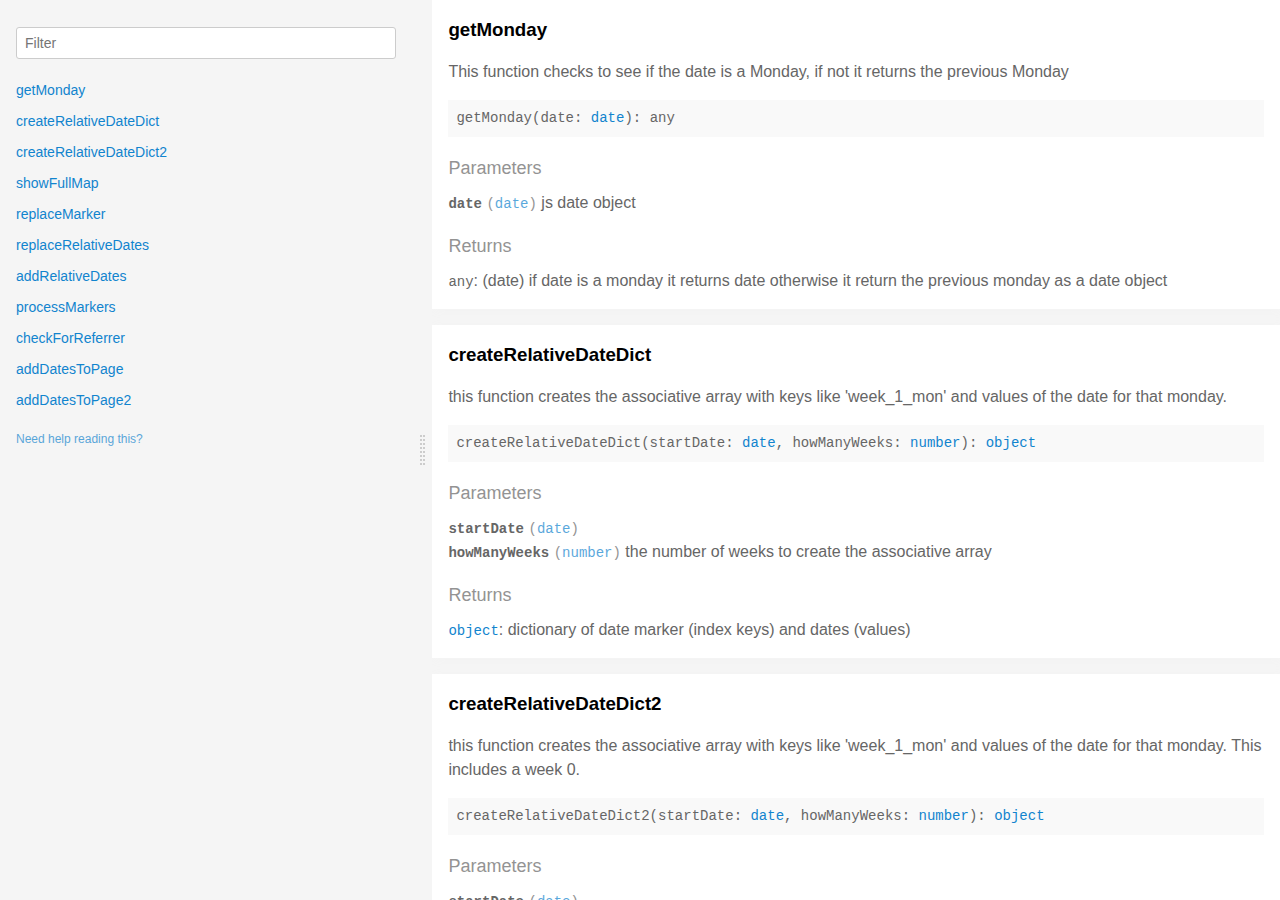
<file: docs/index.html>
<!doctype html>
<html>
<head>
  <meta charset='utf-8' />
  <title>  | Documentation</title>
  <meta name='viewport' content='width=device-width,initial-scale=1'>
  <link href='assets/bass.css' type='text/css' rel='stylesheet' />
  <link href='assets/style.css' type='text/css' rel='stylesheet' />
  <link href='assets/github.css' type='text/css' rel='stylesheet' />
  <link href='assets/split.css' type='text/css' rel='stylesheet' />
</head>
<body class='documentation m0'>
    <div class='flex'>
      <div id='split-left' class='overflow-auto fs0 height-viewport-100'>
        <div class='py1 px2'>
          <h3 class='mb0 no-anchor'></h3>
          <div class='mb1'><code></code></div>
          <input
            placeholder='Filter'
            id='filter-input'
            class='col12 block input'
            type='text' />
          <div id='toc'>
            <ul class='list-reset h5 py1-ul'>
              
                
                <li><a
                  href='#getmonday'
                  class="">
                  getMonday
                  
                </a>
                
                </li>
              
                
                <li><a
                  href='#createrelativedatedict'
                  class="">
                  createRelativeDateDict
                  
                </a>
                
                </li>
              
                
                <li><a
                  href='#createrelativedatedict2'
                  class="">
                  createRelativeDateDict2
                  
                </a>
                
                </li>
              
                
                <li><a
                  href='#showfullmap'
                  class="">
                  showFullMap
                  
                </a>
                
                </li>
              
                
                <li><a
                  href='#replacemarker'
                  class="">
                  replaceMarker
                  
                </a>
                
                </li>
              
                
                <li><a
                  href='#replacerelativedates'
                  class="">
                  replaceRelativeDates
                  
                </a>
                
                </li>
              
                
                <li><a
                  href='#addrelativedates'
                  class="">
                  addRelativeDates
                  
                </a>
                
                </li>
              
                
                <li><a
                  href='#processmarkers'
                  class="">
                  processMarkers
                  
                </a>
                
                </li>
              
                
                <li><a
                  href='#checkforreferrer'
                  class="">
                  checkForReferrer
                  
                </a>
                
                </li>
              
                
                <li><a
                  href='#adddatestopage'
                  class="">
                  addDatesToPage
                  
                </a>
                
                </li>
              
                
                <li><a
                  href='#adddatestopage2'
                  class="">
                  addDatesToPage2
                  
                </a>
                
                </li>
              
            </ul>
          </div>
          <div class='mt1 h6 quiet'>
            <a href='http://documentation.js.org/reading-documentation.html'>Need help reading this?</a>
          </div>
        </div>
      </div>
      <div id='split-right' class='relative overflow-auto height-viewport-100'>
        
          
          <section class='p2 mb2 clearfix bg-white minishadow'>

  
  <div class='clearfix'>
    
    <h3 class='fl m0' id='getmonday'>
      getMonday
    </h3>
    
    
  </div>
  

  <p>This function checks to see if the date is a Monday, if not it returns the previous Monday</p>

 
  
    <div class='pre p1 fill-light mt0'>getMonday(date: <a href="https://developer.mozilla.org/docs/Web/JavaScript/Reference/Global_Objects/Date">date</a>): any</div>
   
  
  

  
  
  
  
  
  

  
    <div class='py1 quiet mt1 prose-big'>Parameters</div>
    <div class='prose'>
      
        <div class='space-bottom0'>
          <div>
            <span class='code bold'>date</span> <code class='quiet'>(<a href="https://developer.mozilla.org/docs/Web/JavaScript/Reference/Global_Objects/Date">date</a>)</code>
	    js date object

          </div>
          
        </div>
      
    </div>
  

  

  
    
      <div class='py1 quiet mt1 prose-big'>Returns</div>
      <code>any</code>:
        (date) if date is a monday it returns date otherwise it return the previous monday as a date object

      
    
  

  

  

  

  

  
</section>

        
          
          <section class='p2 mb2 clearfix bg-white minishadow'>

  
  <div class='clearfix'>
    
    <h3 class='fl m0' id='createrelativedatedict'>
      createRelativeDateDict
    </h3>
    
    
  </div>
  

  <p>this function creates the associative array with keys like 'week_1_mon'
and values of the date for that monday.</p>

 
  
    <div class='pre p1 fill-light mt0'>createRelativeDateDict(startDate: <a href="https://developer.mozilla.org/docs/Web/JavaScript/Reference/Global_Objects/Date">date</a>, howManyWeeks: <a href="https://developer.mozilla.org/docs/Web/JavaScript/Reference/Global_Objects/Number">number</a>): <a href="https://developer.mozilla.org/docs/Web/JavaScript/Reference/Global_Objects/Object">object</a></div>
   
  
  

  
  
  
  
  
  

  
    <div class='py1 quiet mt1 prose-big'>Parameters</div>
    <div class='prose'>
      
        <div class='space-bottom0'>
          <div>
            <span class='code bold'>startDate</span> <code class='quiet'>(<a href="https://developer.mozilla.org/docs/Web/JavaScript/Reference/Global_Objects/Date">date</a>)</code>
	    
          </div>
          
        </div>
      
        <div class='space-bottom0'>
          <div>
            <span class='code bold'>howManyWeeks</span> <code class='quiet'>(<a href="https://developer.mozilla.org/docs/Web/JavaScript/Reference/Global_Objects/Number">number</a>)</code>
	    the number of weeks to create the associative array

          </div>
          
        </div>
      
    </div>
  

  

  
    
      <div class='py1 quiet mt1 prose-big'>Returns</div>
      <code><a href="https://developer.mozilla.org/docs/Web/JavaScript/Reference/Global_Objects/Object">object</a></code>:
        dictionary of date marker (index keys) and dates (values)

      
    
  

  

  

  

  

  
</section>

        
          
          <section class='p2 mb2 clearfix bg-white minishadow'>

  
  <div class='clearfix'>
    
    <h3 class='fl m0' id='createrelativedatedict2'>
      createRelativeDateDict2
    </h3>
    
    
  </div>
  

  <p>this function creates the associative array with keys like 'week_1_mon'
and values of the date for that monday.  This includes a week 0.</p>

 
  
    <div class='pre p1 fill-light mt0'>createRelativeDateDict2(startDate: <a href="https://developer.mozilla.org/docs/Web/JavaScript/Reference/Global_Objects/Date">date</a>, howManyWeeks: <a href="https://developer.mozilla.org/docs/Web/JavaScript/Reference/Global_Objects/Number">number</a>): <a href="https://developer.mozilla.org/docs/Web/JavaScript/Reference/Global_Objects/Object">object</a></div>
   
  
  

  
  
  
  
  
  

  
    <div class='py1 quiet mt1 prose-big'>Parameters</div>
    <div class='prose'>
      
        <div class='space-bottom0'>
          <div>
            <span class='code bold'>startDate</span> <code class='quiet'>(<a href="https://developer.mozilla.org/docs/Web/JavaScript/Reference/Global_Objects/Date">date</a>)</code>
	    
          </div>
          
        </div>
      
        <div class='space-bottom0'>
          <div>
            <span class='code bold'>howManyWeeks</span> <code class='quiet'>(<a href="https://developer.mozilla.org/docs/Web/JavaScript/Reference/Global_Objects/Number">number</a>)</code>
	    the number of weeks to create the associative array

          </div>
          
        </div>
      
    </div>
  

  

  
    
      <div class='py1 quiet mt1 prose-big'>Returns</div>
      <code><a href="https://developer.mozilla.org/docs/Web/JavaScript/Reference/Global_Objects/Object">object</a></code>:
        dictionary of date marker (keys) and dates (values)

      
    
  

  

  

  

  

  
</section>

        
          
          <section class='p2 mb2 clearfix bg-white minishadow'>

  
  <div class='clearfix'>
    
    <h3 class='fl m0' id='showfullmap'>
      showFullMap
    </h3>
    
    
  </div>
  

  <p>this function is a debugging utility</p>

 
  
    <div class='pre p1 fill-light mt0'>showFullMap(): <a href="https://developer.mozilla.org/docs/Web/JavaScript/Reference/Global_Objects/String">string</a></div>
   
  
  

  
  
  
  
  
  

  

  

  
    
      <div class='py1 quiet mt1 prose-big'>Returns</div>
      <code><a href="https://developer.mozilla.org/docs/Web/JavaScript/Reference/Global_Objects/String">string</a></code>:
        text readout of the map keys and values

      
    
  

  

  

  

  

  
</section>

        
          
          <section class='p2 mb2 clearfix bg-white minishadow'>

  
  <div class='clearfix'>
    
    <h3 class='fl m0' id='replacemarker'>
      replaceMarker
    </h3>
    
    
  </div>
  

  <p>this function replaces a marker with its associated value</p>

 
  
    <div class='pre p1 fill-light mt0'>replaceMarker(marker: <a href="https://developer.mozilla.org/docs/Web/JavaScript/Reference/Global_Objects/String">string</a>)</div>
   
  
  

  
  
  
  
  
  

  
    <div class='py1 quiet mt1 prose-big'>Parameters</div>
    <div class='prose'>
      
        <div class='space-bottom0'>
          <div>
            <span class='code bold'>marker</span> <code class='quiet'>(<a href="https://developer.mozilla.org/docs/Web/JavaScript/Reference/Global_Objects/String">string</a>)</code>
	    this makes a change in the document.

          </div>
          
        </div>
      
    </div>
  

  

  

  

  

  

  

  
</section>

        
          
          <section class='p2 mb2 clearfix bg-white minishadow'>

  
  <div class='clearfix'>
    
    <h3 class='fl m0' id='replacerelativedates'>
      replaceRelativeDates
    </h3>
    
    
  </div>
  

  <p>this function replaces any of tha markers with their associated values</p>
<p>this function makes changes in the page</p>

 
  
    <div class='pre p1 fill-light mt0'>replaceRelativeDates()</div>
   
  
  

  
  
  
  
  
  

  

  

  

  

  

  

  

  
</section>

        
          
          <section class='p2 mb2 clearfix bg-white minishadow'>

  
  <div class='clearfix'>
    
    <h3 class='fl m0' id='addrelativedates'>
      addRelativeDates
    </h3>
    
    
  </div>
  

  <p>this function replaces marker found in the dictionary with their value</p>

 
  
    <div class='pre p1 fill-light mt0'>addRelativeDates(textInput: <a href="https://developer.mozilla.org/docs/Web/JavaScript/Reference/Global_Objects/String">string</a>, delimitChar: <a href="https://developer.mozilla.org/docs/Web/JavaScript/Reference/Global_Objects/String">string</a>): <a href="https://developer.mozilla.org/docs/Web/JavaScript/Reference/Global_Objects/String">string</a></div>
   
  
  

  
  
  
  
  
  

  
    <div class='py1 quiet mt1 prose-big'>Parameters</div>
    <div class='prose'>
      
        <div class='space-bottom0'>
          <div>
            <span class='code bold'>textInput</span> <code class='quiet'>(<a href="https://developer.mozilla.org/docs/Web/JavaScript/Reference/Global_Objects/String">string</a>)</code>
	    
          </div>
          
        </div>
      
        <div class='space-bottom0'>
          <div>
            <span class='code bold'>delimitChar</span> <code class='quiet'>(<a href="https://developer.mozilla.org/docs/Web/JavaScript/Reference/Global_Objects/String">string</a>)</code>
	    
          </div>
          
        </div>
      
    </div>
  

  

  
    
      <div class='py1 quiet mt1 prose-big'>Returns</div>
      <code><a href="https://developer.mozilla.org/docs/Web/JavaScript/Reference/Global_Objects/String">string</a></code>:
        the text with the replacements inserted

      
    
  

  

  

  

  

  
</section>

        
          
          <section class='p2 mb2 clearfix bg-white minishadow'>

  
  <div class='clearfix'>
    
    <h3 class='fl m0' id='processmarkers'>
      processMarkers
    </h3>
    
    
  </div>
  

  <p>this function adds spans where there were marker like '<em>week_1_mon</em>'
this is an intermediate step in the replacement process.</p>

 
  
    <div class='pre p1 fill-light mt0'>processMarkers(markedText: <a href="https://developer.mozilla.org/docs/Web/JavaScript/Reference/Global_Objects/String">string</a>): <a href="https://developer.mozilla.org/docs/Web/JavaScript/Reference/Global_Objects/String">string</a></div>
   
  
  

  
  
  
  
  
  

  
    <div class='py1 quiet mt1 prose-big'>Parameters</div>
    <div class='prose'>
      
        <div class='space-bottom0'>
          <div>
            <span class='code bold'>markedText</span> <code class='quiet'>(<a href="https://developer.mozilla.org/docs/Web/JavaScript/Reference/Global_Objects/String">string</a>)</code>
	    the input text that has markers

          </div>
          
        </div>
      
    </div>
  

  

  
    
      <div class='py1 quiet mt1 prose-big'>Returns</div>
      <code><a href="https://developer.mozilla.org/docs/Web/JavaScript/Reference/Global_Objects/String">string</a></code>:
        the spans have been inserted into the string.

      
    
  

  

  

  

  

  
</section>

        
          
          <section class='p2 mb2 clearfix bg-white minishadow'>

  
  <div class='clearfix'>
    
    <h3 class='fl m0' id='checkforreferrer'>
      checkForReferrer
    </h3>
    
    
  </div>
  

  <p>this function checks to see if there is a referrer to this document (linked from <a href> tag)
NOT USED</p>

 
  
    <div class='pre p1 fill-light mt0'>checkForReferrer(startMondayList: <a href="https://developer.mozilla.org/docs/Web/JavaScript/Reference/Global_Objects/String">string</a>)</div>
   
  
  

  
  
  
  
  
  

  
    <div class='py1 quiet mt1 prose-big'>Parameters</div>
    <div class='prose'>
      
        <div class='space-bottom0'>
          <div>
            <span class='code bold'>startMondayList</span> <code class='quiet'>(<a href="https://developer.mozilla.org/docs/Web/JavaScript/Reference/Global_Objects/String">string</a>)</code>
	    changes the startMonday date, this does not work as planned because many sites
(like Canvas) supress the referrer info.

          </div>
          
        </div>
      
    </div>
  

  

  

  

  

  

  

  
</section>

        
          
          <section class='p2 mb2 clearfix bg-white minishadow'>

  
  <div class='clearfix'>
    
    <h3 class='fl m0' id='adddatestopage'>
      addDatesToPage
    </h3>
    
    
  </div>
  

  <p>this function does the entire process of adding spans then substitution of the dates
it process the entire html page</p>

 
  
    <div class='pre p1 fill-light mt0'>addDatesToPage()</div>
   
  
  

  
  
  
  
  
  

  

  

  

  

  

  

  

  
</section>

        
          
          <section class='p2 mb2 clearfix bg-white minishadow'>

  
  <div class='clearfix'>
    
    <h3 class='fl m0' id='adddatestopage2'>
      addDatesToPage2
    </h3>
    
    
  </div>
  

  <p>this function does the entire process of adding spans then substitution of the dates
it process the entire html page</p>

 
  
    <div class='pre p1 fill-light mt0'>addDatesToPage2()</div>
   
  
  

  
  
  
  
  
  

  

  

  

  

  

  

  

  
</section>

        
      </div>
    </div>
  <script src='assets/anchor.js'></script>
  <script src='assets/split.js'></script>
  <script src='assets/site.js'></script>
</body>
</html>
</file>
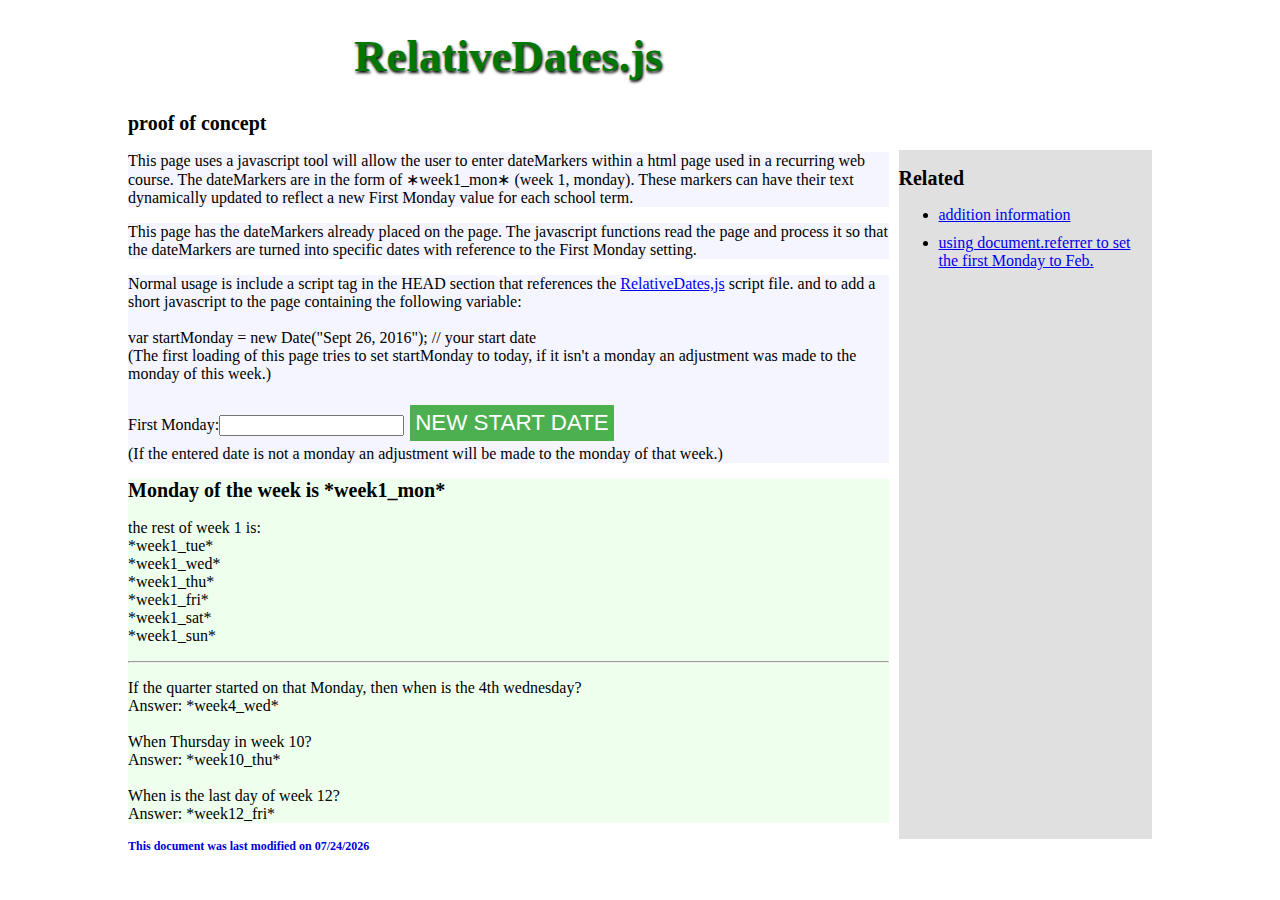
<file: RelativeDateExamples.html>
<!--
// relative Date markers
//
// used for repeating mult-week courses in automatically inserting 
// specific dates for each week's message.
//
// i.e. *week1_fri* or *week3_tue* are replaced with the specific dates 
// when *week1_mon* is defined
-->
<!DOCTYPE html>
<html lang="en-US">
<head>
<meta charset="utf-8">
<meta name="author" content="Mike Sult">
<meta name="description" content="Proof of concept page for RelativeDates.js which can add specific dates to pages containing dateMarkers so that pages from recurring courses can have their dues dates easily updated for upcoming new school terms.">

<title>Relative Dates Examples</title>
<link href="RelativeDatesStyle.css" rel="stylesheet" type="text/css">    
<!--
<script src="RelativeDatesBeta.js"></script>
-->

<script src="https://www.guitarland.com/javascripts/RelativeDatesBeta.js"></script>

</head>

<body onload="addDatesToPage()">
<main>
<div id="content">
<h1>RelativeDates.js</h1>
<h2>proof of concept</h2>
<p>This page uses a javascript tool will allow the user to enter dateMarkers within a html page used in a recurring web course.  The dateMarkers are in the form of &#8727;week1_mon&#8727; (week 1, monday).  These markers can have their text dynamically updated to reflect a new First Monday value for each school term.  </p>
<p>This page has the dateMarkers already placed on the page.  The javascript functions read the page and process it so that the dateMarkers are turned into specific dates with reference to the First Monday setting.</p> 
<p>Normal usage is include a script tag in the HEAD section that references the <a href="RelativeDates.js" target="_blank">RelativeDates,js</a> script file. and to add a short javascript to the page containing the following variable:<br /><br />
var startMonday = new Date("Sept 26, 2016"); // your start date<br /> (The first loading of this page tries to set startMonday to today, if it isn't a monday an adjustment was made to the monday of this week.)
<br />
<br />First Monday:<input type="text" id="startMonday" value=""></input>
<button class="button" id="updateStart" onclick="updateStartDate()">NEW START DATE</button><br />(If the entered date is not a monday an adjustment will be made to the monday of that week.)
<br />
</p>
<div class="exampleDemo">
<h2>Monday of the week is *week1_mon*</h2>
<p class="exampleDemo">
the rest of week 1 is:<br />
*week1_tue*<br />
*week1_wed*<br />
*week1_thu*<br />
*week1_fri*<br />
*week1_sat*<br />
*week1_sun*<br />
</p>
<hr>
<p class="exampleDemo">
If the quarter started on that Monday, then when is the 4th wednesday?<br />
Answer: *week4_wed*<br /><br />
When Thursday in week 10?<br />
Answer: *week10_thu*<br /><br />
When is the last day of week 12?<br />
Answer: *week12_fri*
</p>
</div> <!-- end exampleDemo div -->
</div> <!-- end page content div -->
 <aside>
	<h2>Related</h2>
	<ul>
	  <li><a href="RelativeDates.html" target="_blank">addition information</a></li>
	  <li><a href="RelativeDatesDemo.html" target="_blank">using document.referrer to set the first Monday to Feb.</a></li>
	</ul>
  </aside>
</main>

<script>
var startMonday = getMonday( new Date() );
console.log(startMonday.toDateString());
var startMondayElement = document.getElementById("startMonday");
startMondayElement.value = startMonday.toDateString();

var updateStartDateButton = document.getElementById("updateStart");
// console.log(updateStartDateButton);
updateStartDateButton.onclick = updateStartDate;

function updateStartDate() {
    var changeFirstMonday = document.getElementById('startMonday').value;
    var msg = "updateStartDate() changeFirstMonday=" + changeFirstMonday;
    console.log(msg);
    if(changeFirstMonday != "") {
        createRelativeDateDict(changeFirstMonday, numberOfWeeks)
        replaceRelativeDates();
//        document.getElementById("demo").innerHTML = showFullMap();
    }
    else {
        return;
    }
}

</script>

<div id="demo"></div>
<div id='footer'></div>
<script src="lastModified.js"></script>
</body>

</html>
</file>
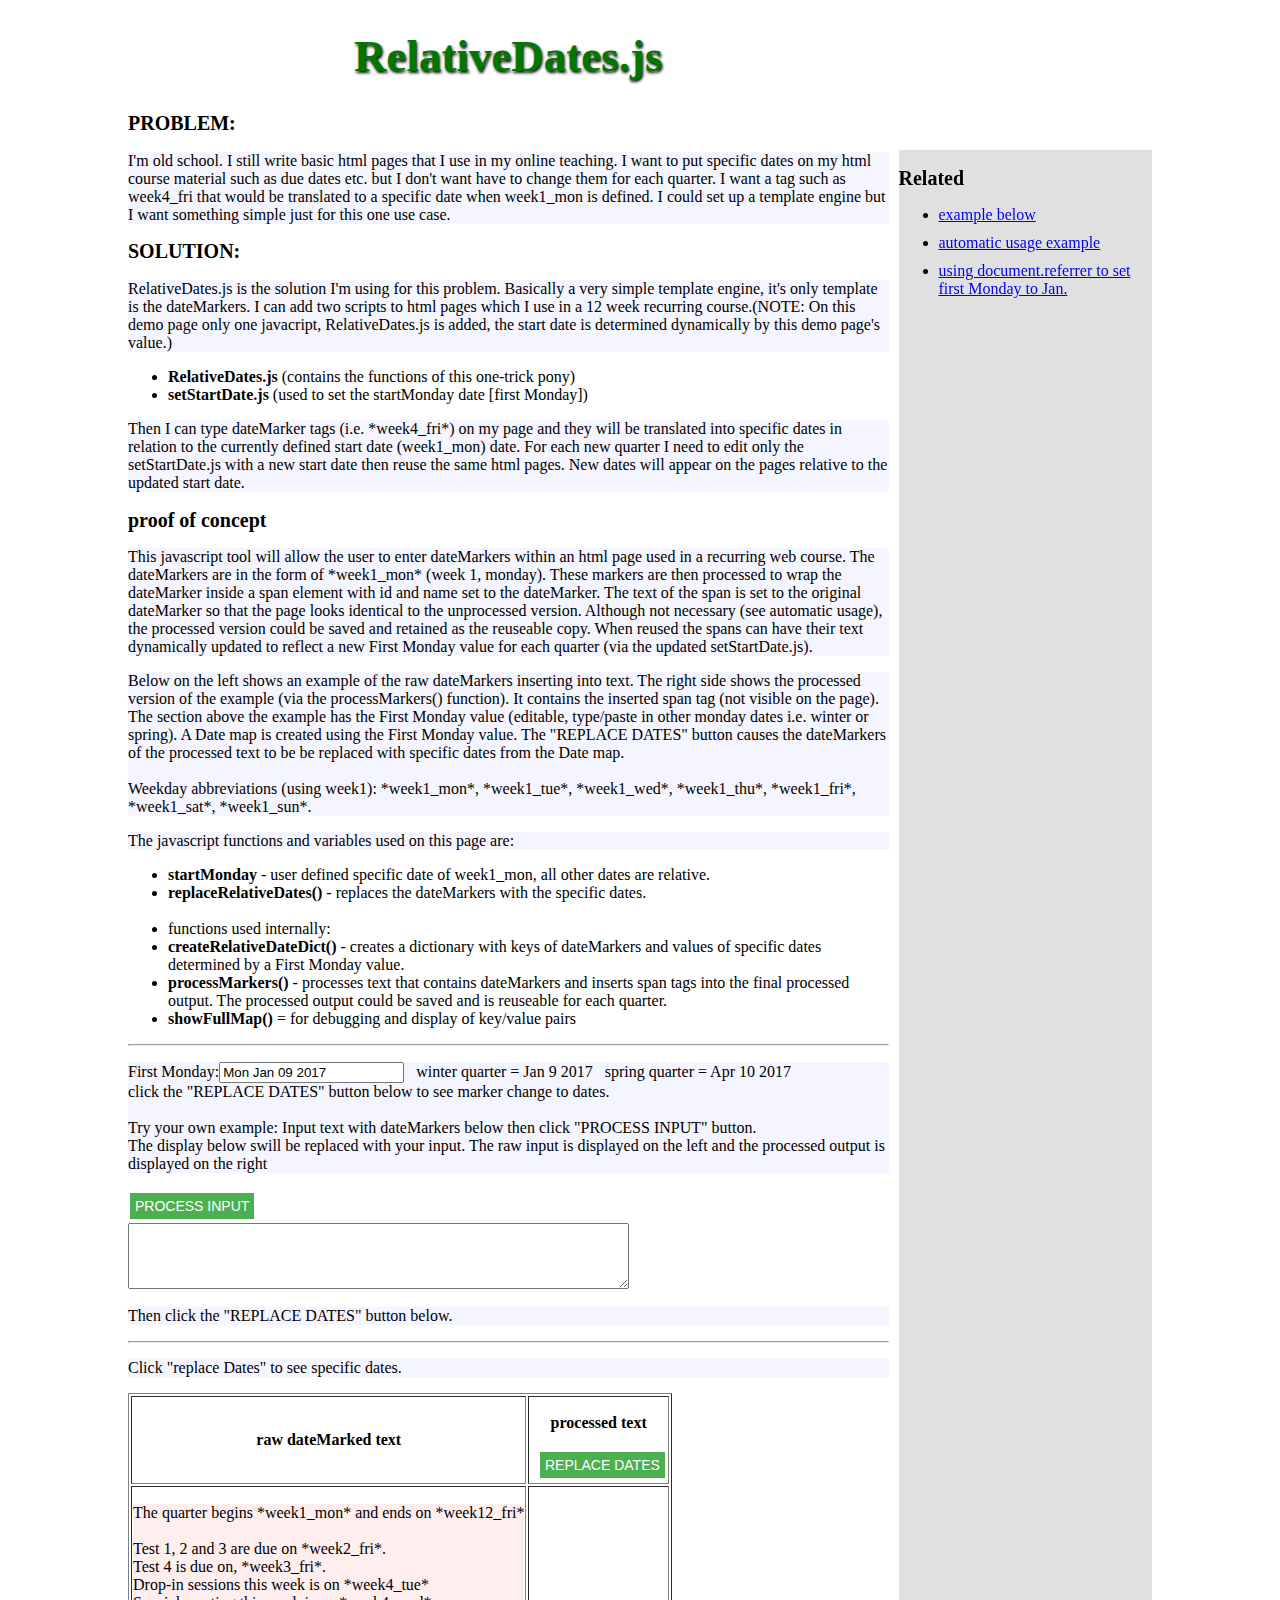
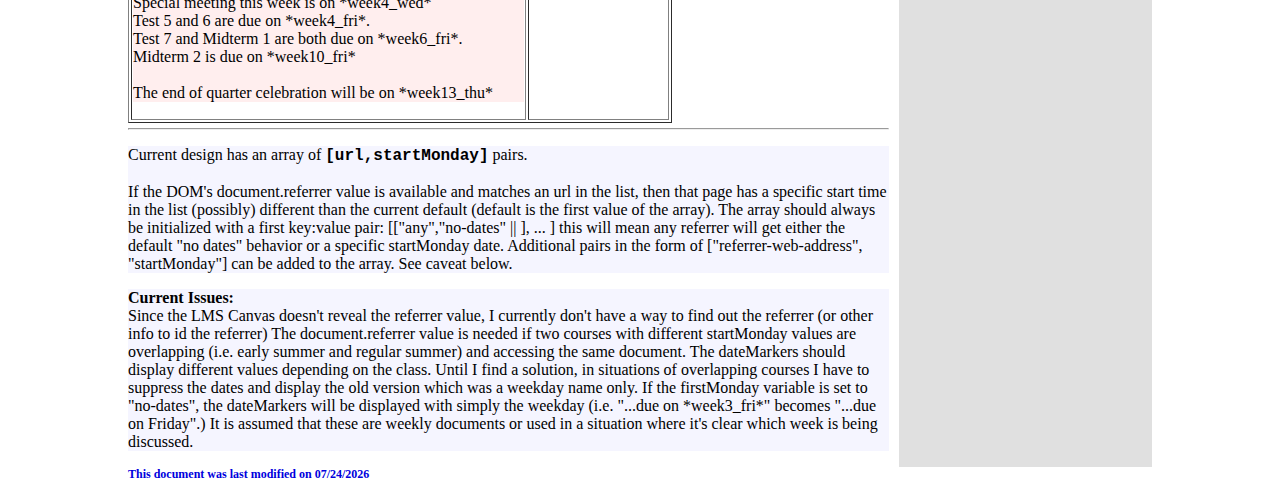
<file: RelativeDates.html>
<!--
// relative Date markers
//
// used for repeating mult-week courses in automatically inserting specific dates for each week's message.
//
// i.e. *week1_fri* or *week3_tue* are replaced with the specific dates when *week1_mon* is defined
-->
<!DOCTYPE html>
<htm lang="en-US"l>
<head>
<meta charset="utf-8">
<meta name="author" content="Mike Sult">
<meta name="description" content="Proof of concept page for RelativeDates.js which can add specific dates to pages containing dateMarkers so that pages from recurring courses can have their dues dates easily updated for upcoming new school terms.">
<title>Relative Dates</title>
    
<link href="RelativeDatesStyle.css" rel="stylesheet" type="text/css">    

<!--
<script src="RelativeDatesBeta.js"></script>
-->

<script src="https://www.guitarland.com/javascripts/RelativeDatesBeta.js"></script>

</head>
<body>
<main>
<div id="content">
<h1>RelativeDates.js</h1>
<h2>PROBLEM:</h2>
<p>I'm old school.  I still write basic html pages that I use in my online teaching.  I want to put specific dates on my html course material such as due dates etc. but I don't want have to change them for each quarter.  I want a tag such as week4_fri that would be translated to a specific date when week1_mon is defined.  I could set up a template engine but I want something simple just for this one use case.</p>  
<h2>SOLUTION:</h2>
<p>RelativeDates.js is the solution I'm using for this problem.  Basically a very simple template engine, it's only template is the dateMarkers.  I can add two scripts to html pages which I use in a 12 week recurring course.(NOTE: On this demo page only one javacript, RelativeDates.js is added, the start date is determined dynamically by this demo page's value.)</p>
<ul>
<li><strong>RelativeDates.js</strong> (contains the functions of this one-trick pony)
<li><strong>setStartDate.js</strong> (used to set the startMonday date [first Monday])
</ul>
<p>Then I can type dateMarker tags (i.e. *week4_fri*) on my page and they will be translated into specific dates in relation to the currently defined start date (week1_mon) date.  For each new quarter I need to edit only the setStartDate.js with a new start date then reuse the same html pages.  New dates will appear on the pages relative to the updated start date.</p>

<h2>proof of concept</h2>
<p>This javascript tool will allow the user to enter dateMarkers within an html page used in a recurring web course.  The dateMarkers are in the form of *week1_mon* (week 1, monday).  These markers are then processed to wrap the dateMarker inside a span element with id and name set to the dateMarker. The text of the span is set to the original dateMarker so that the page looks identical to the unprocessed version.  Although not necessary (see automatic usage), the processed version could be saved and retained as the reuseable copy. When reused the spans can have their text dynamically updated to reflect a new First Monday value for each quarter (via the updated setStartDate.js).  </p>
<p>Below on the left shows an example of the raw dateMarkers inserting into text. The right side shows the processed version of the example (via the processMarkers() function). It contains the inserted span tag (not visible on the page).  The section above the example has the First Monday value (editable, type/paste in other monday dates i.e. winter or spring).  A Date map is created using the First Monday value.    The "REPLACE DATES" button causes the dateMarkers of the processed text to be be replaced with specific dates from the Date map.<br /><br />
Weekday abbreviations (using week1): *week1_mon*, *week1_tue*, *week1_wed*, *week1_thu*, *week1_fri*, *week1_sat*, *week1_sun*.</p>
<p>The javascript functions and variables used on this page are: </p>
<ul>
<li><strong>startMonday</strong> - user defined specific date of week1_mon, all other dates are relative.</li>
<li><strong>replaceRelativeDates()</strong> - replaces the dateMarkers with the specific dates.</li><br />
<li>functions used internally:
<li><strong>createRelativeDateDict()</strong> - creates a dictionary with keys of dateMarkers and values of specific dates determined by a First Monday value.</li>
<li><strong>processMarkers()</strong> - processes text that contains dateMarkers and inserts span tags into the final processed output.  The processed output could be saved and is reuseable for each quarter.</li>
<li><strong>showFullMap()</strong> = for debugging and display of key/value pairs</li>
</ul>

<hr>

<!----------
The quarter begins *week1_mon* and ends on *week12_fri* <br>
Assignment 1 due on *week1_fri* <br>
Week 2, monday is *week2_mon* <br>
Our weekend field trip is *week10_sat* 10:00am<br>
Week 12, wednesday is *week12_wed*
------------------->
<a name="example"></a>
<p>First Monday:<input type="text" id="startMonday"></input> &nbsp;&nbsp;winter quarter = Jan 9 2017 &nbsp;&nbsp;spring quarter = Apr 10 2017
<br />click the "REPLACE DATES" button below to see marker change to dates.<BR>
<br />Try your own example: Input text with dateMarkers below then click "PROCESS INPUT" button.  <br>The display below swill be replaced with your input.  The raw input is displayed on the left and the processed output is displayed on the right</p>
<button class="button" id="processInput">PROCESS INPUT</button><br />
<textarea id="inputText" rows=4 cols=60></textarea>
<BR />
<p>Then click the "REPLACE DATES" button below.</p>

<hr>
<p>Click "replace Dates" to see specific dates.</p> 
<table border=1><tr><th><p class="whiteBG">raw dateMarked text</p></th><th><p class="whiteBG">processed text</p>&nbsp;&nbsp;&nbsp;<button  class="button"  id="replaceDates">REPLACE DATES</button></th></tr>
<tr><td>
<p id="demo1"></p>
</td><td>
<p id="demo2"></p>
</td></tr></table>

<hr>
<p>Current design has an array of <strong><code>[url,startMonday]</code></strong> pairs.<br /><br />

If the DOM's document.referrer value is available and matches an url in the list, then that page has a specific start time in the list (possibly) different than the current default (default is the first value of the array).  The array should always be initialized with a first key:value pair:

[["any","no-dates" || <startDate>], ... ]

this will mean any referrer will get either the default "no dates" behavior or a specific startMonday date.  Additional pairs in the form of ["referrer-web-address", "startMonday"] can be added to the array.  See caveat below.
</p>

<p><strong>Current Issues:</strong><br />Since the LMS Canvas doesn't reveal the referrer value, I currently don't have a way to find out the referrer (or other info to id the referrer) The document.referrer value is needed if two courses with different startMonday values are overlapping (i.e. early summer and regular summer) and accessing the same document. The dateMarkers should display different values depending on the class.  Until I find a solution, in situations of overlapping courses I have to suppress the dates and display the old version which was a weekday name only.  If the firstMonday variable is set to "no-dates", the dateMarkers will be displayed with simply the weekday (i.e. "...due on *week3_fri*" becomes "...due on Friday".)  It is assumed that these are weekly documents or used in a situation where it's clear which week is being discussed.</p>  


<p id="demo3"></p>
</div> <!-- end page content -->

 <aside>
	<h2>Related</h2>
	<ul>
	  <li><a href="#example">example below</a></li>
	  <li><a href="RelativeDateExamples.html" target="_blank">automatic usage example</a></li>
	  <li><a href="RelativeDatesDemo.html" target="_blank">using document.referrer to set first Monday to Jan.</a></li>
	</ul>
  </aside>
</main>


<script>

var startMonday = new Date("Jan 9, 2017");
var numberOfWeeks = 20;
</script>

<script>

var rawMarkedText = "The quarter begins *week1_mon* and ends on *week12_fri* \
<br /><br />Test 1, 2 and 3 are due on *week2_fri*. \
<br />Test 4 is due on, *week3_fri*. \
<br />Drop-in sessions this week is on *week4_tue* \
<br />Special meeting this week is on *week4_wed* \
<br />Test 5 and 6 are due on *week4_fri*. \
<br />Test 7 and Midterm 1 are both due on *week6_fri*. \
<br />Midterm 2 is due on *week10_fri* \
<br /><br />The end of quarter celebration will be on *week13_thu*";



// onclick handlers
var replaceDatesButton = document.getElementById("replaceDates");
replaceDatesButton.onclick = updateDatesOnPage;
var processInputButton = document.getElementById("processInput");
processInputButton.onclick = processInput;


function processInput() {
    var textTestCase = document.getElementById("inputText").value;
    var processedText = "";
    var startMonday = document.getElementById('startMonday').value;
    createRelativeDateDict(startMonday, numberOfWeeks);
    
    if( textTestCase != "") {
        document.getElementById("demo1").innerHTML = textTestCase;
        document.getElementById("demo2").innerHTML = processMarkers(textTestCase);
    }
}

function updateDatesOnPage() {
    var firstDay = document.getElementById('startMonday').value;
    createRelativeDateDict(firstDay, numberOfWeeks);
    console.log(document.getElementById("demo2").innerHTML);
    replaceRelativeDates();
}

document.getElementById("startMonday").value = startMonday.toDateString();
document.getElementById("demo1").innerHTML = rawMarkedText;

var dict = createRelativeDateDict(startMonday, numberOfWeeks);
var processedText = processMarkers(rawMarkedText);
document.getElementById("demo2").innerHTML = processedText;
console.log(processedText);

</script>


<div id="footer"></div>
<script src="lastModified.js"></script>
</body>
</html>
</file>
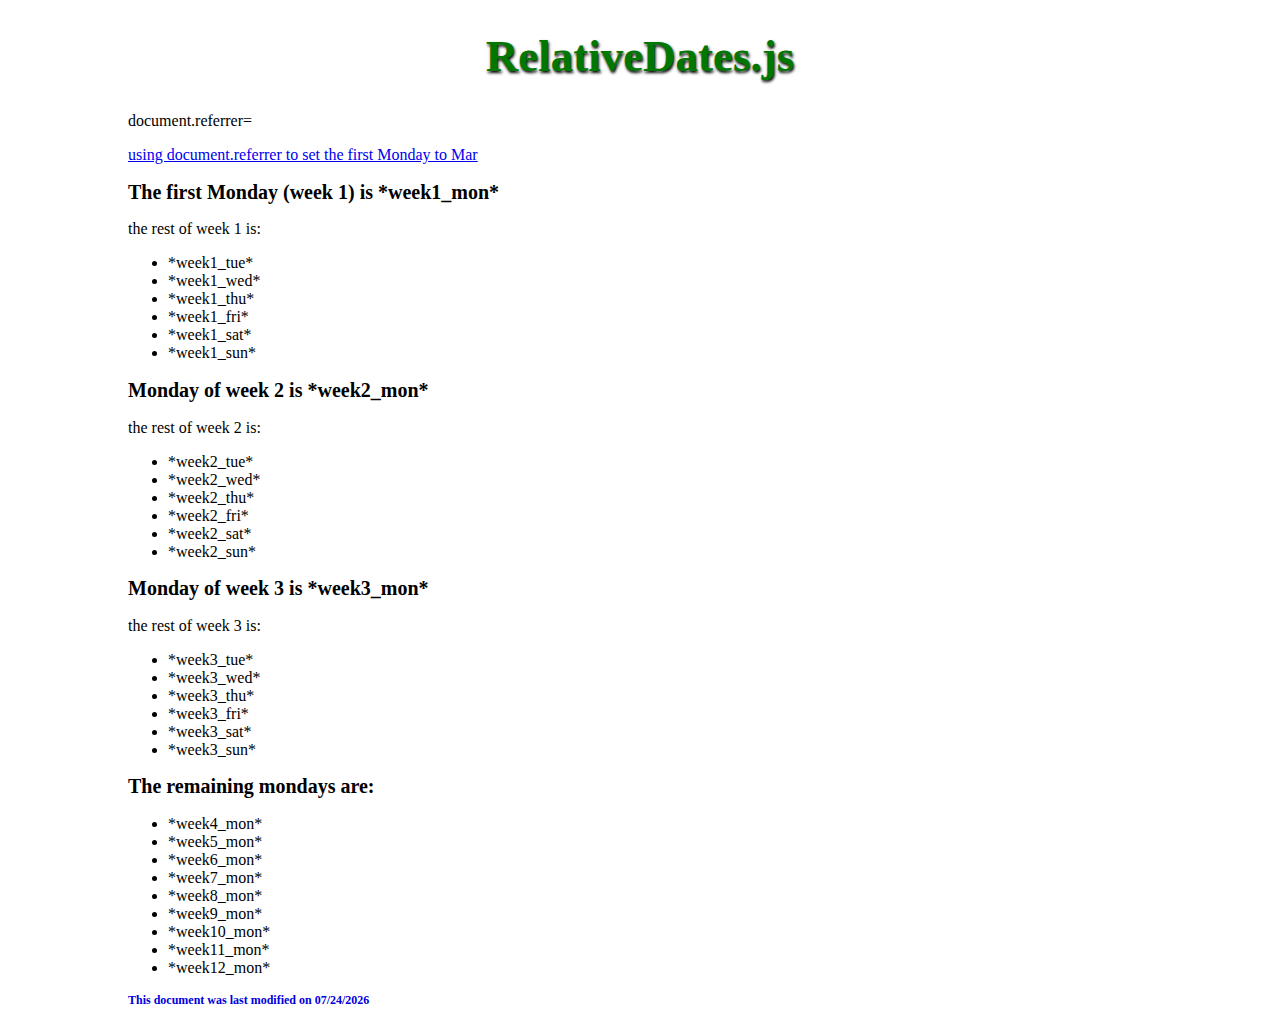
<file: RelativeDatesDemo.html>
<!DOCTYPE html>
<html lang="en-US">
<head>
<meta charset="utf-8">
<meta name="author" content="Mike Sult">
<meta name="description" content="Proof of concept page for RelativeDates.js which can add specific dates to pages containing dateMarkers so that pages from recurring courses can have their dues dates easily updated for upcoming new school terms.">

<title>RelativeDatesDemo</title>
<link href="RelativeDatesStyle.css" rel="stylesheet" type="text/css">    
<!--
<script src="setStartDateBeta.js"></script>
<script src="RelativeDatesBeta.js"></script>
-->
<script src="https://www.guitarland.com/javascripts/RelativeDatesBeta.js"></script>
<script src="https://www.guitarland.com/javascripts/setStartDateBeta.js"></script>

</head>
<body onload="addDatesToPage2()">
<div id="content">
<h1>RelativeDates.js</h1>

<p class="whiteBG">
<div id="referrer-box"></div>
</p>

<script>
document.getElementById("referrer-box").innerHTML = "<p class=\"whiteBG\">document.referrer="+document.referrer + "</p>";
console.log("document.referrer="+document.referrer);
</script>

<p class="whiteBG">
<a href="RelativeDatesDemo.html" target="_blank">using document.referrer to set the first Monday to Mar</a>
<h2>The first Monday (week 1) is *week1_mon*</h2>
<p class="whiteBG">the rest of week 1 is:</p>
<ul>
<li>*week1_tue*</li>
<li>*week1_wed*</li>
<li>*week1_thu*</li>
<li>*week1_fri*</li>
<li>*week1_sat*</li>
<li>*week1_sun*</li>
</ul>
<h2>Monday of week 2 is *week2_mon*</h2>
<p class="whiteBG">the rest of week 2 is:</p>
<ul>
<li>*week2_tue*</li>
<li>*week2_wed*</li>
<li>*week2_thu*</li>
<li>*week2_fri*</li>
<li>*week2_sat*</li>
<li>*week2_sun*</li>
</ul>
<h2>Monday of week 3 is *week3_mon*</h2>
<p class="whiteBG">the rest of week 3 is:</p>
<ul>
<li>*week3_tue*</li>
<li>*week3_wed*</li>
<li>*week3_thu*</li>
<li>*week3_fri*</li>
<li>*week3_sat*</li>
<li>*week3_sun*</li>
</ul>
<h2>The remaining mondays are:</h2>
<ul>
<li>*week4_mon*</li>
<li>*week5_mon*</li>
<li>*week6_mon*</li>
<li>*week7_mon*</li>
<li>*week8_mon*</li>
<li>*week9_mon*</li>
<li>*week10_mon*</li>
<li>*week11_mon*</li>
<li>*week12_mon*</li>
</ul>
</div> <!-- end page content -->

<div id="footer"></div>
<script src="lastModified.js"></script>
</body>
</html>
</file>
<file: docs/assets/bass.css>
/*! Basscss | http://basscss.com | MIT License */

.h1{ font-size: 2rem }
.h2{ font-size: 1.5rem }
.h3{ font-size: 1.25rem }
.h4{ font-size: 1rem }
.h5{ font-size: .875rem }
.h6{ font-size: .75rem }

.font-family-inherit{ font-family:inherit }
.font-size-inherit{ font-size:inherit }
.text-decoration-none{ text-decoration:none }

.bold{ font-weight: bold; font-weight: bold }
.regular{ font-weight:normal }
.italic{ font-style:italic }
.caps{ text-transform:uppercase; letter-spacing: .2em; }

.left-align{ text-align:left }
.center{ text-align:center }
.right-align{ text-align:right }
.justify{ text-align:justify }

.nowrap{ white-space:nowrap }
.break-word{ word-wrap:break-word }

.line-height-1{ line-height: 1 }
.line-height-2{ line-height: 1.125 }
.line-height-3{ line-height: 1.25 }
.line-height-4{ line-height: 1.5 }

.list-style-none{ list-style:none }
.underline{ text-decoration:underline }

.truncate{
  max-width:100%;
  overflow:hidden;
  text-overflow:ellipsis;
  white-space:nowrap;
}

.list-reset{
  list-style:none;
  padding-left:0;
}

.inline{ display:inline }
.block{ display:block }
.inline-block{ display:inline-block }
.table{ display:table }
.table-cell{ display:table-cell }

.overflow-hidden{ overflow:hidden }
.overflow-scroll{ overflow:scroll }
.overflow-auto{ overflow:auto }

.clearfix:before,
.clearfix:after{
  content:" ";
  display:table
}
.clearfix:after{ clear:both }

.left{ float:left }
.right{ float:right }

.fit{ max-width:100% }

.max-width-1{ max-width: 24rem }
.max-width-2{ max-width: 32rem }
.max-width-3{ max-width: 48rem }
.max-width-4{ max-width: 64rem }

.border-box{ box-sizing:border-box }

.align-baseline{ vertical-align:baseline }
.align-top{ vertical-align:top }
.align-middle{ vertical-align:middle }
.align-bottom{ vertical-align:bottom }

.m0{ margin:0 }
.mt0{ margin-top:0 }
.mr0{ margin-right:0 }
.mb0{ margin-bottom:0 }
.ml0{ margin-left:0 }
.mx0{ margin-left:0; margin-right:0 }
.my0{ margin-top:0; margin-bottom:0 }

.m1{ margin: .5rem }
.mt1{ margin-top: .5rem }
.mr1{ margin-right: .5rem }
.mb1{ margin-bottom: .5rem }
.ml1{ margin-left: .5rem }
.mx1{ margin-left: .5rem; margin-right: .5rem }
.my1{ margin-top: .5rem; margin-bottom: .5rem }

.m2{ margin: 1rem }
.mt2{ margin-top: 1rem }
.mr2{ margin-right: 1rem }
.mb2{ margin-bottom: 1rem }
.ml2{ margin-left: 1rem }
.mx2{ margin-left: 1rem; margin-right: 1rem }
.my2{ margin-top: 1rem; margin-bottom: 1rem }

.m3{ margin: 2rem }
.mt3{ margin-top: 2rem }
.mr3{ margin-right: 2rem }
.mb3{ margin-bottom: 2rem }
.ml3{ margin-left: 2rem }
.mx3{ margin-left: 2rem; margin-right: 2rem }
.my3{ margin-top: 2rem; margin-bottom: 2rem }

.m4{ margin: 4rem }
.mt4{ margin-top: 4rem }
.mr4{ margin-right: 4rem }
.mb4{ margin-bottom: 4rem }
.ml4{ margin-left: 4rem }
.mx4{ margin-left: 4rem; margin-right: 4rem }
.my4{ margin-top: 4rem; margin-bottom: 4rem }

.mxn1{ margin-left: -.5rem; margin-right: -.5rem; }
.mxn2{ margin-left: -1rem; margin-right: -1rem; }
.mxn3{ margin-left: -2rem; margin-right: -2rem; }
.mxn4{ margin-left: -4rem; margin-right: -4rem; }

.ml-auto{ margin-left:auto }
.mr-auto{ margin-right:auto }
.mx-auto{ margin-left:auto; margin-right:auto; }

.p0{ padding:0 }
.pt0{ padding-top:0 }
.pr0{ padding-right:0 }
.pb0{ padding-bottom:0 }
.pl0{ padding-left:0 }
.px0{ padding-left:0; padding-right:0 }
.py0{ padding-top:0;  padding-bottom:0 }

.p1{ padding: .5rem }
.pt1{ padding-top: .5rem }
.pr1{ padding-right: .5rem }
.pb1{ padding-bottom: .5rem }
.pl1{ padding-left: .5rem }
.py1{ padding-top: .5rem; padding-bottom: .5rem }
.px1{ padding-left: .5rem; padding-right: .5rem }

.p2{ padding: 1rem }
.pt2{ padding-top: 1rem }
.pr2{ padding-right: 1rem }
.pb2{ padding-bottom: 1rem }
.pl2{ padding-left: 1rem }
.py2{ padding-top: 1rem; padding-bottom: 1rem }
.px2{ padding-left: 1rem; padding-right: 1rem }

.p3{ padding: 2rem }
.pt3{ padding-top: 2rem }
.pr3{ padding-right: 2rem }
.pb3{ padding-bottom: 2rem }
.pl3{ padding-left: 2rem }
.py3{ padding-top: 2rem; padding-bottom: 2rem }
.px3{ padding-left: 2rem; padding-right: 2rem }

.p4{ padding: 4rem }
.pt4{ padding-top: 4rem }
.pr4{ padding-right: 4rem }
.pb4{ padding-bottom: 4rem }
.pl4{ padding-left: 4rem }
.py4{ padding-top: 4rem; padding-bottom: 4rem }
.px4{ padding-left: 4rem; padding-right: 4rem }

.col{
  float:left;
  box-sizing:border-box;
}

.col-right{
  float:right;
  box-sizing:border-box;
}

.col-1{
  width:8.33333%;
}

.col-2{
  width:16.66667%;
}

.col-3{
  width:25%;
}

.col-4{
  width:33.33333%;
}

.col-5{
  width:41.66667%;
}

.col-6{
  width:50%;
}

.col-7{
  width:58.33333%;
}

.col-8{
  width:66.66667%;
}

.col-9{
  width:75%;
}

.col-10{
  width:83.33333%;
}

.col-11{
  width:91.66667%;
}

.col-12{
  width:100%;
}
@media (min-width: 40em){

  .sm-col{
    float:left;
    box-sizing:border-box;
  }

  .sm-col-right{
    float:right;
    box-sizing:border-box;
  }

  .sm-col-1{
    width:8.33333%;
  }

  .sm-col-2{
    width:16.66667%;
  }

  .sm-col-3{
    width:25%;
  }

  .sm-col-4{
    width:33.33333%;
  }

  .sm-col-5{
    width:41.66667%;
  }

  .sm-col-6{
    width:50%;
  }

  .sm-col-7{
    width:58.33333%;
  }

  .sm-col-8{
    width:66.66667%;
  }

  .sm-col-9{
    width:75%;
  }

  .sm-col-10{
    width:83.33333%;
  }

  .sm-col-11{
    width:91.66667%;
  }

  .sm-col-12{
    width:100%;
  }

}
@media (min-width: 52em){

  .md-col{
    float:left;
    box-sizing:border-box;
  }

  .md-col-right{
    float:right;
    box-sizing:border-box;
  }

  .md-col-1{
    width:8.33333%;
  }

  .md-col-2{
    width:16.66667%;
  }

  .md-col-3{
    width:25%;
  }

  .md-col-4{
    width:33.33333%;
  }

  .md-col-5{
    width:41.66667%;
  }

  .md-col-6{
    width:50%;
  }

  .md-col-7{
    width:58.33333%;
  }

  .md-col-8{
    width:66.66667%;
  }

  .md-col-9{
    width:75%;
  }

  .md-col-10{
    width:83.33333%;
  }

  .md-col-11{
    width:91.66667%;
  }

  .md-col-12{
    width:100%;
  }

}
@media (min-width: 64em){

  .lg-col{
    float:left;
    box-sizing:border-box;
  }

  .lg-col-right{
    float:right;
    box-sizing:border-box;
  }

  .lg-col-1{
    width:8.33333%;
  }

  .lg-col-2{
    width:16.66667%;
  }

  .lg-col-3{
    width:25%;
  }

  .lg-col-4{
    width:33.33333%;
  }

  .lg-col-5{
    width:41.66667%;
  }

  .lg-col-6{
    width:50%;
  }

  .lg-col-7{
    width:58.33333%;
  }

  .lg-col-8{
    width:66.66667%;
  }

  .lg-col-9{
    width:75%;
  }

  .lg-col-10{
    width:83.33333%;
  }

  .lg-col-11{
    width:91.66667%;
  }

  .lg-col-12{
    width:100%;
  }

}
.flex{ display:-webkit-box; display:-webkit-flex; display:-ms-flexbox; display:flex }

@media (min-width: 40em){
  .sm-flex{ display:-webkit-box; display:-webkit-flex; display:-ms-flexbox; display:flex }
}

@media (min-width: 52em){
  .md-flex{ display:-webkit-box; display:-webkit-flex; display:-ms-flexbox; display:flex }
}

@media (min-width: 64em){
  .lg-flex{ display:-webkit-box; display:-webkit-flex; display:-ms-flexbox; display:flex }
}

.flex-column{ -webkit-box-orient:vertical; -webkit-box-direction:normal; -webkit-flex-direction:column; -ms-flex-direction:column; flex-direction:column }
.flex-wrap{ -webkit-flex-wrap:wrap; -ms-flex-wrap:wrap; flex-wrap:wrap }

.items-start{ -webkit-box-align:start; -webkit-align-items:flex-start; -ms-flex-align:start; -ms-grid-row-align:flex-start; align-items:flex-start }
.items-end{ -webkit-box-align:end; -webkit-align-items:flex-end; -ms-flex-align:end; -ms-grid-row-align:flex-end; align-items:flex-end }
.items-center{ -webkit-box-align:center; -webkit-align-items:center; -ms-flex-align:center; -ms-grid-row-align:center; align-items:center }
.items-baseline{ -webkit-box-align:baseline; -webkit-align-items:baseline; -ms-flex-align:baseline; -ms-grid-row-align:baseline; align-items:baseline }
.items-stretch{ -webkit-box-align:stretch; -webkit-align-items:stretch; -ms-flex-align:stretch; -ms-grid-row-align:stretch; align-items:stretch }

.self-start{ -webkit-align-self:flex-start; -ms-flex-item-align:start; align-self:flex-start }
.self-end{ -webkit-align-self:flex-end; -ms-flex-item-align:end; align-self:flex-end }
.self-center{ -webkit-align-self:center; -ms-flex-item-align:center; align-self:center }
.self-baseline{ -webkit-align-self:baseline; -ms-flex-item-align:baseline; align-self:baseline }
.self-stretch{ -webkit-align-self:stretch; -ms-flex-item-align:stretch; align-self:stretch }

.justify-start{ -webkit-box-pack:start; -webkit-justify-content:flex-start; -ms-flex-pack:start; justify-content:flex-start }
.justify-end{ -webkit-box-pack:end; -webkit-justify-content:flex-end; -ms-flex-pack:end; justify-content:flex-end }
.justify-center{ -webkit-box-pack:center; -webkit-justify-content:center; -ms-flex-pack:center; justify-content:center }
.justify-between{ -webkit-box-pack:justify; -webkit-justify-content:space-between; -ms-flex-pack:justify; justify-content:space-between }
.justify-around{ -webkit-justify-content:space-around; -ms-flex-pack:distribute; justify-content:space-around }

.content-start{ -webkit-align-content:flex-start; -ms-flex-line-pack:start; align-content:flex-start }
.content-end{ -webkit-align-content:flex-end; -ms-flex-line-pack:end; align-content:flex-end }
.content-center{ -webkit-align-content:center; -ms-flex-line-pack:center; align-content:center }
.content-between{ -webkit-align-content:space-between; -ms-flex-line-pack:justify; align-content:space-between }
.content-around{ -webkit-align-content:space-around; -ms-flex-line-pack:distribute; align-content:space-around }
.content-stretch{ -webkit-align-content:stretch; -ms-flex-line-pack:stretch; align-content:stretch }
.flex-auto{
  -webkit-box-flex:1;
  -webkit-flex:1 1 auto;
      -ms-flex:1 1 auto;
          flex:1 1 auto;
  min-width:0;
  min-height:0;
}
.flex-none{ -webkit-box-flex:0; -webkit-flex:none; -ms-flex:none; flex:none }
.fs0{ flex-shrink: 0 }

.order-0{ -webkit-box-ordinal-group:1; -webkit-order:0; -ms-flex-order:0; order:0 }
.order-1{ -webkit-box-ordinal-group:2; -webkit-order:1; -ms-flex-order:1; order:1 }
.order-2{ -webkit-box-ordinal-group:3; -webkit-order:2; -ms-flex-order:2; order:2 }
.order-3{ -webkit-box-ordinal-group:4; -webkit-order:3; -ms-flex-order:3; order:3 }
.order-last{ -webkit-box-ordinal-group:100000; -webkit-order:99999; -ms-flex-order:99999; order:99999 }

.relative{ position:relative }
.absolute{ position:absolute }
.fixed{ position:fixed }

.top-0{ top:0 }
.right-0{ right:0 }
.bottom-0{ bottom:0 }
.left-0{ left:0 }

.z1{ z-index: 1 }
.z2{ z-index: 2 }
.z3{ z-index: 3 }
.z4{ z-index: 4 }

.border{
  border-style:solid;
  border-width: 1px;
}

.border-top{
  border-top-style:solid;
  border-top-width: 1px;
}

.border-right{
  border-right-style:solid;
  border-right-width: 1px;
}

.border-bottom{
  border-bottom-style:solid;
  border-bottom-width: 1px;
}

.border-left{
  border-left-style:solid;
  border-left-width: 1px;
}

.border-none{ border:0 }

.rounded{ border-radius: 3px }
.circle{ border-radius:50% }

.rounded-top{ border-radius: 3px 3px 0 0 }
.rounded-right{ border-radius: 0 3px 3px 0 }
.rounded-bottom{ border-radius: 0 0 3px 3px }
.rounded-left{ border-radius: 3px 0 0 3px }

.not-rounded{ border-radius:0 }

.hide{
  position:absolute !important;
  height:1px;
  width:1px;
  overflow:hidden;
  clip:rect(1px, 1px, 1px, 1px);
}

@media (max-width: 40em){
  .xs-hide{ display:none !important }
}

@media (min-width: 40em) and (max-width: 52em){
  .sm-hide{ display:none !important }
}

@media (min-width: 52em) and (max-width: 64em){
  .md-hide{ display:none !important }
}

@media (min-width: 64em){
  .lg-hide{ display:none !important }
}

.display-none{ display:none !important }
</file>
<file: docs/assets/style.css>
.documentation {
  font-family: Helvetica, sans-serif;
  color: #666;
  line-height: 1.5;
  background: #f5f5f5;
}

.black {
  color: #666;
}

.bg-white {
  background-color: #fff;
}

h4 {
  margin: 20px 0 10px 0;
}

.documentation h3 {
  color: #000;
}

.border-bottom {
  border-color: #ddd;
}

a {
  color: #1184CE;
  text-decoration: none;
}

.documentation a[href]:hover {
  text-decoration: underline;
}

a:hover {
  cursor: pointer;
}

.py1-ul li {
  padding: 5px 0;
}

.max-height-100 {
  max-height: 100%;
}

.height-viewport-100 {
  height: 100vh;
}

section:target h3 {
  font-weight:700;
}

.documentation td,
.documentation th {
    padding: .25rem .25rem;
}

h1:hover .anchorjs-link,
h2:hover .anchorjs-link,
h3:hover .anchorjs-link,
h4:hover .anchorjs-link {
  opacity: 1;
}

.fix-3 {
  width: 25%;
  max-width: 244px;
}

.fix-3 {
  width: 25%;
  max-width: 244px;
}

@media (min-width: 52em) {
  .fix-margin-3 {
    margin-left: 25%;
  }
}

.pre, pre, code, .code {
  font-family: Source Code Pro,Menlo,Consolas,Liberation Mono,monospace;
  font-size: 14px;
}

.fill-light {
  background: #F9F9F9;
}

.width2 {
  width: 1rem;
}

.input {
  font-family: inherit;
  display: block;
  width: 100%;
  height: 2rem;
  padding: .5rem;
  margin-bottom: 1rem;
  border: 1px solid #ccc;
  font-size: .875rem;
  border-radius: 3px;
  box-sizing: border-box;
}

table {
  border-collapse: collapse;
}

.prose table th,
.prose table td {
  text-align: left;
  padding:8px;
  border:1px solid #ddd;
}

.prose table th:nth-child(1) { border-right: none; }
.prose table th:nth-child(2) { border-left: none; }

.prose table {
  border:1px solid #ddd;
}

.prose-big {
  font-size: 18px;
  line-height: 30px;
}

.quiet {
  opacity: 0.7;
}

.minishadow {
  box-shadow: 2px 2px 10px #f3f3f3;
}
</file>
<file: docs/assets/github.css>
/*

github.com style (c) Vasily Polovnyov <vast@whiteants.net>

*/

.hljs {
  display: block;
  overflow-x: auto;
  padding: 0.5em;
  color: #333;
  background: #f8f8f8;
  -webkit-text-size-adjust: none;
}

.hljs-comment,
.diff .hljs-header,
.hljs-javadoc {
  color: #998;
  font-style: italic;
}

.hljs-keyword,
.css .rule .hljs-keyword,
.hljs-winutils,
.nginx .hljs-title,
.hljs-subst,
.hljs-request,
.hljs-status {
  color: #1184CE;
}

.hljs-number,
.hljs-hexcolor,
.ruby .hljs-constant {
  color: #ed225d;
}

.hljs-string,
.hljs-tag .hljs-value,
.hljs-phpdoc,
.hljs-dartdoc,
.tex .hljs-formula {
  color: #ed225d;
}

.hljs-title,
.hljs-id,
.scss .hljs-preprocessor {
  color: #900;
  font-weight: bold;
}

.hljs-list .hljs-keyword,
.hljs-subst {
  font-weight: normal;
}

.hljs-class .hljs-title,
.hljs-type,
.vhdl .hljs-literal,
.tex .hljs-command {
  color: #458;
  font-weight: bold;
}

.hljs-tag,
.hljs-tag .hljs-title,
.hljs-rules .hljs-property,
.django .hljs-tag .hljs-keyword {
  color: #000080;
  font-weight: normal;
}

.hljs-attribute,
.hljs-variable,
.lisp .hljs-body {
  color: #008080;
}

.hljs-regexp {
  color: #009926;
}

.hljs-symbol,
.ruby .hljs-symbol .hljs-string,
.lisp .hljs-keyword,
.clojure .hljs-keyword,
.scheme .hljs-keyword,
.tex .hljs-special,
.hljs-prompt {
  color: #990073;
}

.hljs-built_in {
  color: #0086b3;
}

.hljs-preprocessor,
.hljs-pragma,
.hljs-pi,
.hljs-doctype,
.hljs-shebang,
.hljs-cdata {
  color: #999;
  font-weight: bold;
}

.hljs-deletion {
  background: #fdd;
}

.hljs-addition {
  background: #dfd;
}

.diff .hljs-change {
  background: #0086b3;
}

.hljs-chunk {
  color: #aaa;
}
</file>
<file: docs/assets/split.css>
.gutter {
    background-color: #f5f5f5;
    background-repeat: no-repeat;
    background-position: 50%;
}

.gutter.gutter-vertical {
    background-image:  url('[data-uri]');
    cursor: ns-resize;
}

.gutter.gutter-horizontal {
    background-image:  url('[data-uri]');
    cursor: ew-resize;
}
</file>
<file: RelativeDatesStyle.css>
/* RelativeDatesStyle.css */
html {
    font-size: 10px;
}

.button {
    background-color: #4CAF50;
    border: none;
    color: white;
    padding: 5px 5px;
    text-align: center;
    text-decoration: none;
    display: inline-block;
    font-size: 1.4em;
    margin: 4px 2px;
    cursor: pointer;
}

body {
/*    margin-left: 20px; */
    width: 80%;
    margin: 0 auto;
    max-width: 1280px;
    min-width: 480px;    
    background-color: #ffffff;
    padding: 0 20px 20px 20px;
/*    border: 3px solid #007700; */
}

main {
  display: flex;
  flex-direction: row;
}

.whiteBG {
    background-color: #ffffff;
}

aside {
  flex: 1; 
  box-sizing: border-box;
  margin-left: 10px;
  margin-top: 150px;
  background-color: #e0e0e0;
  position: -webkit-sticky;
  position: sticky;
  top: 10px;
}

aside li {
  padding-bottom: 10px;
  position: -webkit-sticky;
  position: sticky;
  top: 10px;
/*  font-size: 1.6em; */
}

#content {
   flex: 3;
}
h1 {
    font-size: 4.5em;
    text-align: center;
    color: #007700;
    text-shadow: 1px 2px 3px black;
}
h2 {
    font-size: 2em;
}

p {
    font-size: 1.6em;
    background-color: #f5f5ff;
/*    border: 1px dotted grey; */
}
table {
/*  font-size: 1.6em; */
}
ul {
  font-size: 1.6em;
}

a:hover {     
  background: orange;
}

/* on RelativeDates.html */
#demo1 {
    background-color: #ffeeee;
}

#demo2 {
    background-color: #eeffee;
}

/* on RelativeDateExamples.html */
.exampleDemo {
    background-color: #eeffee;
}

#footer {
    font-size: 1.2em;
    color: #0000dd;
}
</file>
